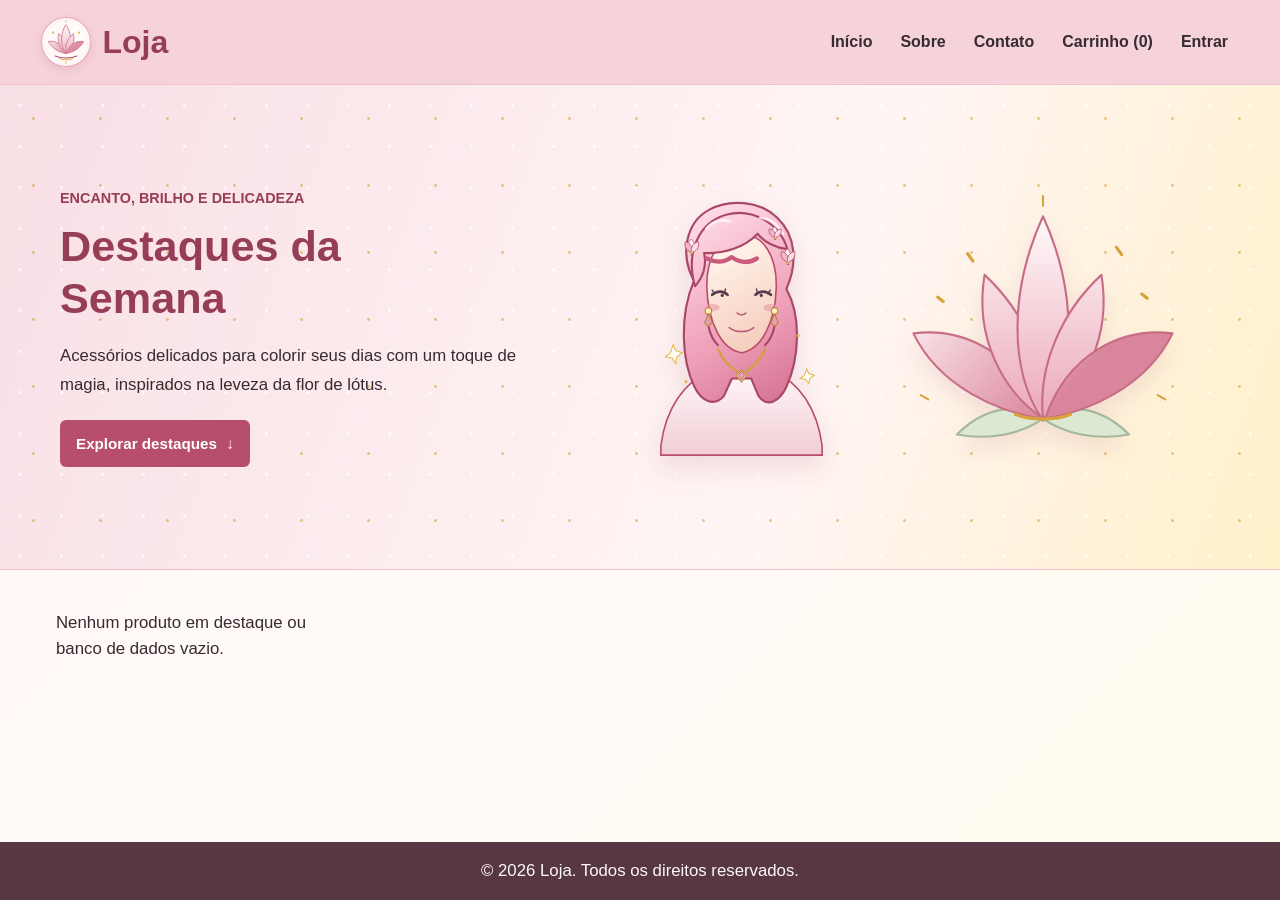
<file: index.html>
<!DOCTYPE html>
<html lang="pt-BR">
<head>
    <meta charset="UTF-8">
    <meta name="viewport" content="width=device-width, initial-scale=1.0">
    <title>Loja - Início</title>
    <link rel="stylesheet" href="style.css">
</head>
<body class="home-page">
    <header>
        <div class="header-container">
            <h1 class="brand"><a href="index.html"><img src="lotus-logo.svg" alt=""><span>Loja</span></a></h1>
            <nav>
                <a href="index.html">Início</a>
                <a href="sobre.html">Sobre</a>
                <a href="contato.html">Contato</a>
                <a href="carrinho.html" id="link-carrinho">Carrinho (0)</a>
                <a href="login.html" id="link-login">Entrar</a>
                <a href="admin.html" id="link-admin" style="display: none;">Admin</a>
                <button id="btn-sair" style="display: none;" onclick="fazerLogout()">Sair</button>
            </nav>
        </div>
    </header>

    <main class="home-main">
        <section class="weekly-feature" aria-labelledby="weekly-title">
            <div class="weekly-feature-inner">
                <div class="weekly-copy">
                    <p class="weekly-eyebrow">Encanto, brilho e delicadeza</p>
                    <h2 id="weekly-title">Destaques da Semana</h2>
                    <p>Acessórios delicados para colorir seus dias com um toque de magia, inspirados na leveza da flor de lótus.</p>
                    <a class="weekly-link" href="#product-grid">Explorar destaques <span aria-hidden="true">&darr;</span></a>
                </div>
                <div class="weekly-art">
                    <img class="weekly-portrait" src="home-lotus-girl.svg" alt="Ilustração de uma menina com cabelos rosa, presilhas de lótus, brincos e colar">
                    <img class="weekly-lotus" src="lotus-flower.svg" alt="Flor de lótus rosa pastel em tamanho grande">
                </div>
            </div>
        </section>

        <section class="weekly-products" aria-label="Produtos em destaque">
            <div id="product-grid" class="grid">
                <p>Carregando produtos...</p>
            </div>
        </section>
    </main>

    <footer><p>&copy; 2026 Loja. Todos os direitos reservados.</p></footer>

    <script src="app.js"></script>
    <script>
        function carregarDestaques() {
            const grid = document.getElementById('product-grid');
           
            // Simula: SELECT * FROM produtos WHERE destaque = true
            const dados = MockDB.selecionar('produtos', p => p.destaque === true);
           
            if (dados.length === 0) {
                grid.innerHTML = '<p>Nenhum produto em destaque ou banco de dados vazio.</p>';
                return;
            }

            grid.innerHTML = dados.map(p => `
                <div class="card">
                    <img src="${p.imagem_url}" alt="${p.descricao}" onerror="this.src='./img/produto-padrao.png'">
                    <h2>${p.descricao}</h2>
                    <p>Medida: 1 ${p.medida}</p>
                    <div class="preco">R$ ${p.preco.toFixed(2)}</div>
                    <button class="btn-acao" onclick="adicionarAoCarrinho('${p.id}', '${p.descricao}', ${p.preco}, '${p.medida}', '${p.imagem_url}')">Adicionar</button>
                </div>
            `).join('');
        }
        document.addEventListener('DOMContentLoaded', carregarDestaques);
    </script>
</body>
</html>
</file>
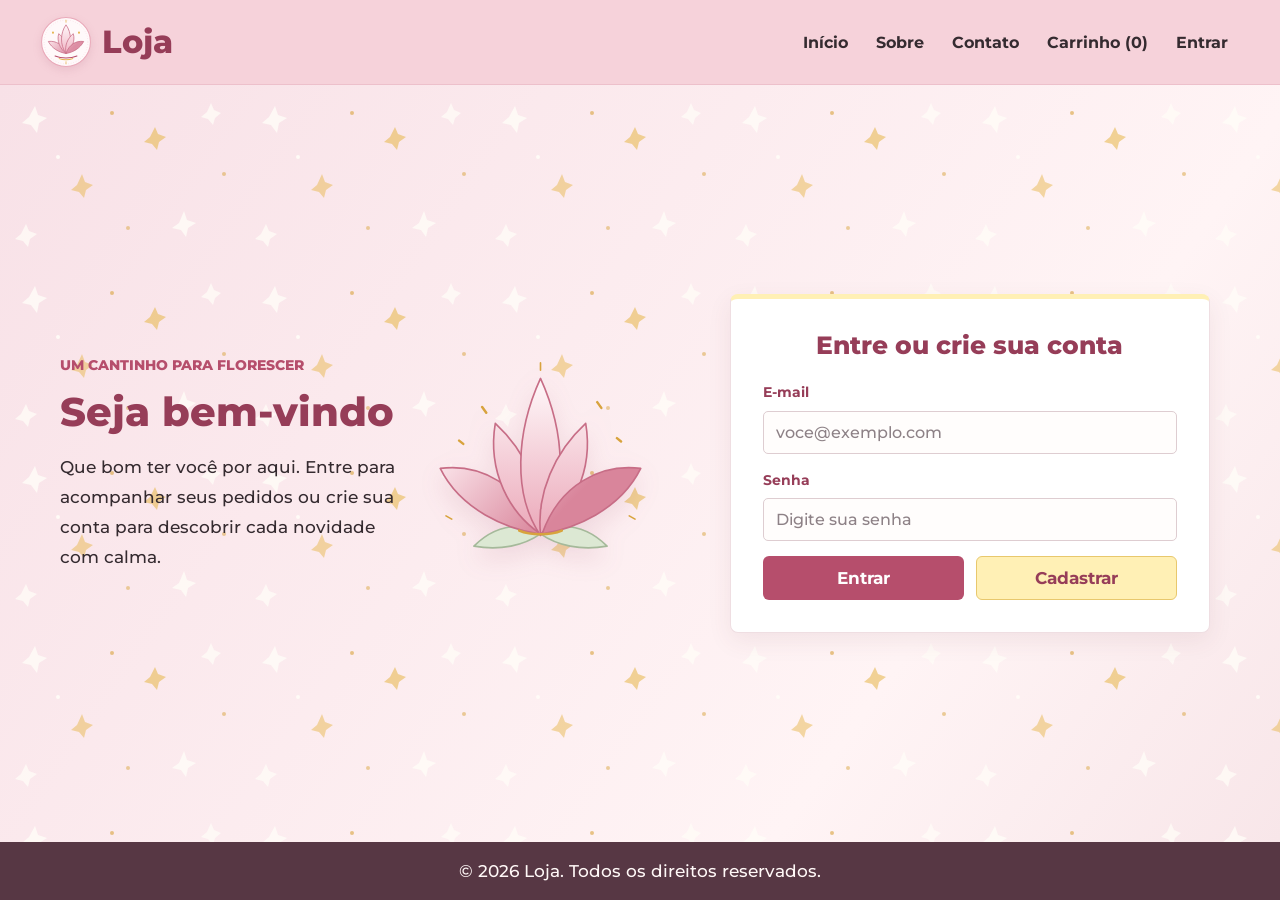
<file: admin.html>
<!DOCTYPE html>
<html lang="pt-BR">
<head>
    <meta charset="UTF-8">
    <meta name="viewport" content="width=device-width, initial-scale=1.0">
    <title>Loja - Painel Admin</title>
    <link rel="stylesheet" href="style.css">
</head>
<body>
    <header>
        <div class="header-container">
            <h1 class="brand"><a href="index.html"><img src="lotus-logo.svg" alt=""><span>Loja</span></a></h1>
            <nav>
                <a href="index.html">Início</a>
                <a href="sobre.html">Sobre</a>
                <a href="contato.html">Contato</a>
                <a href="carrinho.html" id="link-carrinho">Carrinho (0)</a>
                <a href="login.html" id="link-login">Entrar</a>
                <a href="admin.html" id="link-admin" style="display: none;">Admin</a>
                <button id="btn-sair" style="display: none;" onclick="fazerLogout()">Sair</button>
            </nav>
        </div>
    </header>

    <main class="admin-page">
        <div class="admin-heading">
            <p class="admin-eyebrow">Área da proprietária</p>
            <h2>Cadastrar produto</h2>
            <p>Adicione uma peça à vitrine da loja.</p>
        </div>
        <div class="admin-layout">
            <form id="form-produto" class="admin-form">
                <label>Nome do produto
                    <input type="text" id="desc" placeholder="Ex.: Pulseira de pérolas" required>
                </label>
                <label>Unidade ou medida
                    <input type="text" id="medida" placeholder="Ex.: unidade, par" required>
                </label>
                <label>Preço (R$)
                    <input type="number" id="preco" placeholder="0,00" step="0.01" min="0.01" required>
                </label>
                <label>Foto do produto
                    <input type="file" id="imagem" accept="image/*" required>
                </label>
                <label class="admin-destaque">
                    <input type="checkbox" id="destaque" checked> Exibir na página inicial
                </label>
                <button type="submit" class="btn-acao">Cadastrar produto</button>
                <p id="admin-status" class="admin-status" role="status" aria-live="polite"></p>
            </form>

            <section class="admin-products" aria-labelledby="admin-products-title">
                <div class="admin-products-heading">
                    <h3 id="admin-products-title">Produtos cadastrados</h3>
                    <span id="admin-product-count">0 produtos</span>
                </div>
                <div id="admin-product-list" class="admin-product-list"></div>
            </section>
        </div>
    </main>

    <footer><p>&copy; 2026 Loja. Todos os direitos reservados.</p></footer>
    <script src="app.js"></script>
    <script>
        const usr = JSON.parse(sessionStorage.getItem('usuarioLogado') || 'null');
        if (!usr || usr.email.toLowerCase() !== EMAIL_ADMIN) {
            window.location.replace('login.html');
        } else {
            const form = document.getElementById('form-produto');
            const listaProdutos = document.getElementById('admin-product-list');
            const contadorProdutos = document.getElementById('admin-product-count');
            const status = document.getElementById('admin-status');

            function renderizarProdutos() {
                const produtos = MockDB.selecionar('produtos');
                listaProdutos.replaceChildren();
                contadorProdutos.textContent = `${produtos.length} ${produtos.length === 1 ? 'produto' : 'produtos'}`;

                if (produtos.length === 0) {
                    const vazio = document.createElement('p');
                    vazio.className = 'admin-empty';
                    vazio.textContent = 'Seus produtos cadastrados aparecerão aqui.';
                    listaProdutos.append(vazio);
                    return;
                }

                produtos.forEach(produto => {
                    const item = document.createElement('article');
                    item.className = 'admin-product';

                    const imagem = document.createElement('img');
                    imagem.src = produto.imagem_url;
                    imagem.alt = '';
                    imagem.onerror = () => { imagem.hidden = true; };

                    const detalhes = document.createElement('div');
                    detalhes.className = 'admin-product-details';
                    const nome = document.createElement('h4');
                    nome.textContent = produto.descricao;
                    const resumo = document.createElement('p');
                    resumo.textContent = `${produto.medida} · R$ ${Number(produto.preco).toFixed(2)}`;
                    detalhes.append(nome, resumo);

                    const situacao = document.createElement('span');
                    situacao.className = produto.destaque ? 'admin-badge is-visible' : 'admin-badge';
                    situacao.textContent = produto.destaque ? 'Na vitrine' : 'Oculto';

                    const remover = document.createElement('button');
                    remover.type = 'button';
                    remover.className = 'admin-delete';
                    remover.dataset.removerProduto = produto.id;
                    remover.textContent = 'Excluir';
                    remover.setAttribute('aria-label', `Excluir ${produto.descricao}`);

                    item.append(imagem, detalhes, situacao, remover);
                    listaProdutos.append(item);
                });
            }

            listaProdutos.addEventListener('click', event => {
                const botaoRemover = event.target.closest('button[data-remover-produto]');
                if (!botaoRemover) return;

                const produto = MockDB.selecionar('produtos', item => item.id === botaoRemover.dataset.removerProduto)[0];
                if (!produto || !confirm(`Excluir "${produto.descricao}" da loja?`)) return;

                if (MockDB.remover('produtos', produto.id)) {
                    status.textContent = `Produto "${produto.descricao}" excluído.`;
                    renderizarProdutos();
                }
            });

            form.addEventListener('submit', event => {
                event.preventDefault();
                const arquivoImagem = document.getElementById('imagem').files[0];
                if (!arquivoImagem) return;

                const leitor = new FileReader();

                leitor.onload = () => {
                    MockDB.inserir('produtos', {
                        descricao: document.getElementById('desc').value,
                        medida: document.getElementById('medida').value,
                        preco: parseFloat(document.getElementById('preco').value),
                        imagem_url: leitor.result,
                        destaque: document.getElementById('destaque').checked
                    });

                    form.reset();
                    status.textContent = 'Produto cadastrado e pronto para aparecer na loja.';
                    renderizarProdutos();
                };

                leitor.onerror = () => {
                    status.textContent = 'Não foi possível carregar essa imagem. Tente outro arquivo.';
                };
                leitor.readAsDataURL(arquivoImagem);
            });

            renderizarProdutos();
        }
    </script>
</body>
</html>
</file>
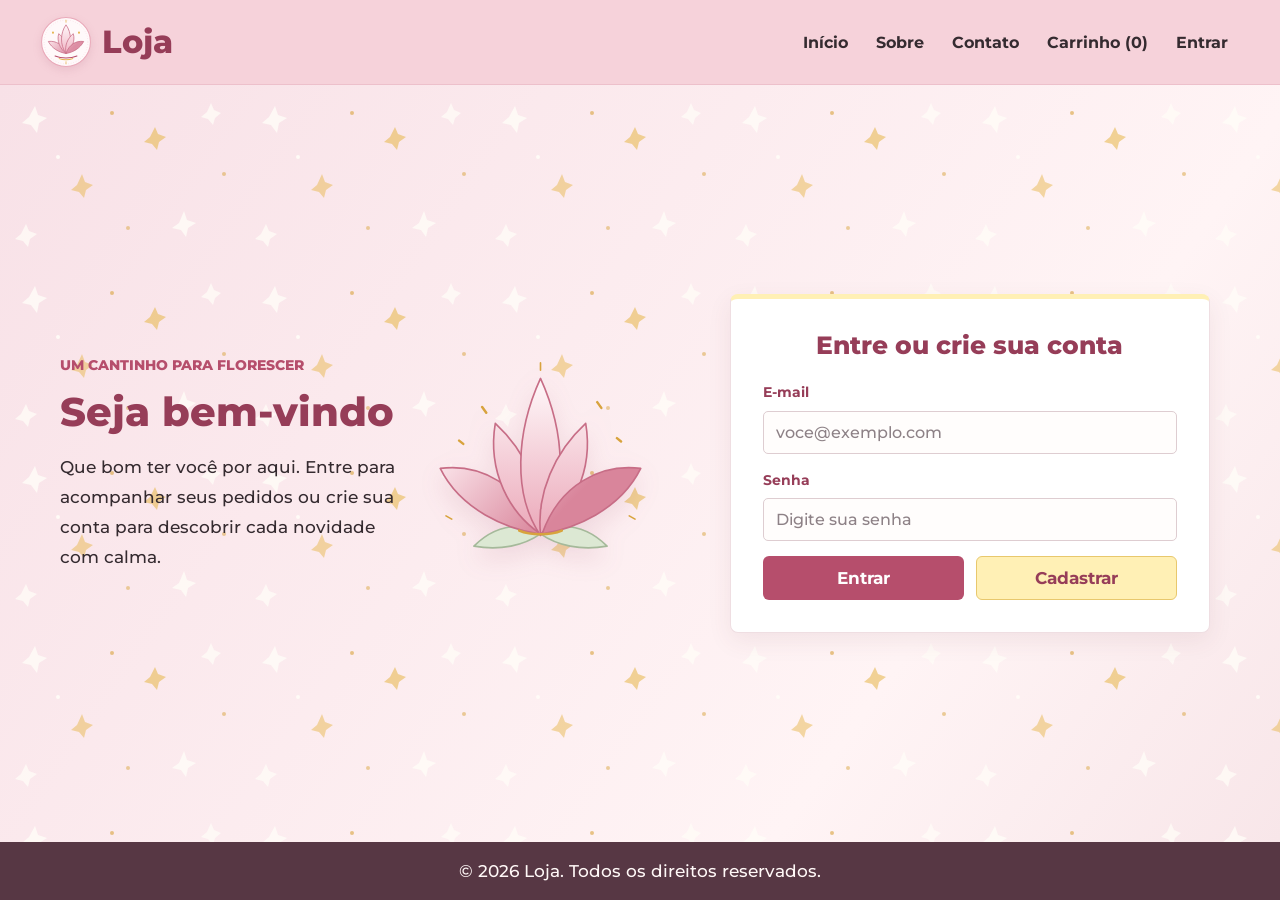
<file: login.html>
<!DOCTYPE html>
<html lang="pt-BR">
<head>
    <meta charset="UTF-8">
    <meta name="viewport" content="width=device-width, initial-scale=1.0">
    <title>Loja - Login</title>
    <link rel="stylesheet" href="style.css">
</head>
<body>
    <header>
        <div class="header-container">
            <h1 class="brand"><a href="index.html"><img src="lotus-logo.svg" alt=""><span>Loja</span></a></h1>
            <nav>
                <a href="index.html">Início</a>
                <a href="sobre.html">Sobre</a>
                <a href="contato.html">Contato</a>
                <a href="carrinho.html" id="link-carrinho">Carrinho (0)</a>
                <a href="login.html" id="link-login">Entrar</a>
                <a href="admin.html" id="link-admin" style="display: none;">Admin</a>
                <button id="btn-sair" style="display: none;" onclick="fazerLogout()">Sair</button>
            </nav>
        </div>
    </header>

    <main class="auth-page">
        <section class="auth-welcome" aria-labelledby="welcome-title">
            <div class="auth-welcome-copy">
                <p class="auth-eyebrow">Um cantinho para florescer</p>
                <h2 id="welcome-title">Seja bem-vindo</h2>
                <p>Que bom ter você por aqui. Entre para acompanhar seus pedidos ou crie sua conta para descobrir cada novidade com calma.</p>
            </div>
            <div class="auth-lotus" aria-hidden="true">
                <img src="lotus-flower.svg" alt="">
            </div>
        </section>

        <section class="auth-panel" aria-labelledby="auth-title">
            <form id="form-auth" class="auth-form">
                <h2 id="auth-title">Entre ou crie sua conta</h2>
                <label class="auth-field">E-mail
                    <input type="email" id="email" placeholder="voce@exemplo.com" autocomplete="email" required>
                </label>
                <label class="auth-field">Senha
                    <input type="password" id="senha" placeholder="Digite sua senha" autocomplete="current-password" required>
                </label>
                <div class="auth-actions">
                    <button type="submit" class="btn-acao" onclick="setAcao('login')">Entrar</button>
                    <button type="submit" class="btn-acao auth-register" onclick="setAcao('cadastro')">Cadastrar</button>
                </div>
            </form>
        </section>
    </main>

    <footer><p>&copy; 2026 Loja. Todos os direitos reservados.</p></footer>
    <script src="app.js"></script>
    <script>
        let acaoAtual = 'login';
        function setAcao(acao) { acaoAtual = acao; }

        document.getElementById('form-auth').addEventListener('submit', (e) => {
            e.preventDefault();
            const email = document.getElementById('email').value.trim().toLowerCase();
            const senha = document.getElementById('senha').value;

            if (acaoAtual === 'cadastro') {
                const usuarios = MockDB.obterTabela('usuarios');
                if (usuarios.some(usuario => usuario.email.toLowerCase() === email)) {
                    alert('Este e-mail já tem cadastro. Entre com sua senha.');
                    return;
                }
                MockDB.inserir('usuarios', { email, senha });
                alert("Cadastro realizado! Agora você pode fazer login.");
            } else {
                const usuarios = MockDB.obterTabela('usuarios');
                const existe = usuarios.find(u => u.email.toLowerCase() === email && u.senha === senha);
               
                if (existe) {
                    sessionStorage.setItem('usuarioLogado', JSON.stringify({ email }));
                    window.location.href = 'index.html';
                } else {
                    alert("Usuário não encontrado ou senha incorreta.");
                }
            }
        });
    </script>
</body>
</html>
</file>
<file: style.css>
@import url('https://fonts.googleapis.com/css2?family=Montserrat:wght@500;600;700;800&display=swap');

:root {
    --rose: #f6d2da;
    --rose-deep: #b64e6c;
    --rose-dark: #963d58;
    --yellow: #fff0b5;
    --yellow-deep: #725700;
    --bg: #fffaf7;
    --surface: #ffffff;
    --text: #352b30;
    --muted: #766b70;
    --line: #efdee2;
    --shadow: 0 8px 24px rgba(102, 54, 68, 0.08);
}

* { margin: 0; padding: 0; box-sizing: border-box; }
body {
    min-height: 100vh;
    display: flex;
    flex-direction: column;
    background: linear-gradient(135deg, #fff7f7 0%, var(--bg) 55%, #fffbed 100%);
    color: var(--text);
    font-family: 'Montserrat', sans-serif;
    font-size: 1.05rem;
    font-weight: 500;
    line-height: 1.55;
}
h1, h2, h3 { font-family: 'Montserrat', sans-serif; font-weight: 800; line-height: 1.2; }
header {
    padding: 1rem;
    background: var(--rose);
    border-bottom: 1px solid #edc0cb;
    box-shadow: 0 4px 16px rgba(102, 54, 68, 0.06);
}
.header-container {
    max-width: 1200px;
    margin: 0 auto;
    display: flex;
    justify-content: space-between;
    align-items: center;
    flex-wrap: wrap;
    gap: 12px 24px;
}
.header-container .brand { margin: 0; font-size: 2rem; }
.brand a { display: flex; align-items: center; gap: 0.65rem; color: var(--rose-dark); text-decoration: none; }
.brand img { display: block; width: 52px; height: 52px; filter: drop-shadow(0 3px 4px rgba(150, 61, 88, 0.12)); }
.brand a:hover { color: var(--rose-deep); }
nav { display: flex; align-items: center; flex-wrap: wrap; gap: 4px; }
nav a, nav button {
    padding: 8px 12px;
    color: var(--text);
    text-decoration: none;
    background: transparent;
    border: 0;
    border-radius: 6px;
    font: 700 1rem 'Montserrat', sans-serif;
    cursor: pointer;
    transition: background-color 160ms ease, color 160ms ease;
}
nav a:hover, nav button:hover { background: var(--yellow); color: var(--text); }
nav a:focus-visible, nav button:focus-visible, button:focus-visible, input:focus-visible, select:focus-visible, textarea:focus-visible {
    outline: 3px solid #d59a27;
    outline-offset: 2px;
}
main { width: 100%; max-width: 1200px; flex: 1; margin: 2.5rem auto; padding: 0 1rem; }
.home-main { max-width: none; margin: 0 auto; padding: 0; }
.weekly-feature {
    overflow: hidden;
    background-color: #f8dfe5;
    background-image:
        radial-gradient(circle, rgba(255, 255, 255, 0.8) 0 1px, transparent 1.8px),
        radial-gradient(circle, rgba(212, 157, 57, 0.55) 0 1px, transparent 1.8px),
        linear-gradient(110deg, #f8dfe5 0%, #fff5f5 62%, #fff1c9 100%);
    background-size: 41px 41px, 67px 67px, auto;
    border-bottom: 1px solid #edc0cb;
}
.weekly-feature-inner {
    display: grid;
    grid-template-columns: minmax(0, 0.95fr) minmax(0, 1.05fr);
    grid-template-areas: "copy art";
    align-items: center;
    gap: 1.5rem;
    max-width: 1200px;
    min-height: 450px;
    margin: 0 auto;
    padding: 2rem 1.25rem;
}
.weekly-copy { position: relative; z-index: 1; grid-area: copy; max-width: 590px; }
.weekly-eyebrow { margin-bottom: 0.75rem; color: var(--rose-dark); font-size: 0.9rem; font-weight: 800; text-transform: uppercase; }
.weekly-copy h2 { max-width: 13ch; margin-bottom: 1rem; color: var(--rose-dark); font-size: 2.7rem; }
.weekly-copy > p:not(.weekly-eyebrow) { max-width: 52ch; margin-bottom: 1.25rem; color: var(--text); line-height: 1.75; }
.weekly-link {
    display: inline-flex;
    align-items: center;
    gap: 0.6rem;
    padding: 0.75rem 1rem;
    color: #fff;
    background: var(--rose-deep);
    border-radius: 6px;
    font-size: 0.95rem;
    font-weight: 800;
    text-decoration: none;
    transition: background-color 160ms ease, transform 160ms ease;
}
.weekly-link:hover { background: var(--rose-dark); transform: translateY(-2px); }
.weekly-art { display: grid; grid-area: art; grid-template-columns: minmax(0, 0.8fr) minmax(230px, 1.2fr); align-items: center; gap: 0.5rem; min-height: 420px; }
.weekly-portrait { display: block; width: 100%; max-height: 430px; object-fit: contain; filter: drop-shadow(0 12px 14px rgba(150, 61, 88, 0.14)); }
.weekly-lotus { display: block; width: min(100%, 340px); height: auto; justify-self: center; filter: drop-shadow(0 10px 12px rgba(150, 61, 88, 0.12)); }
.home-page,
.home-page h1,
.home-page h2,
.home-page h3,
.home-page nav a,
.home-page nav button,
.home-page button,
.home-page input,
.home-page select,
.home-page textarea { font-family: Arial, sans-serif; }
.weekly-products { max-width: 1200px; margin: 2.5rem auto; padding: 0 1rem; }
main > h2 { margin-bottom: 1.5rem; color: var(--rose-dark); text-align: center; font-size: 2.25rem; }
.grid { display: grid; grid-template-columns: repeat(auto-fill, minmax(min(100%, 240px), 1fr)); gap: 1.25rem; }
.card {
    display: flex;
    flex-direction: column;
    padding: 1rem;
    overflow: hidden;
    background: var(--surface);
    border: 1px solid var(--line);
    border-radius: 8px;
    box-shadow: var(--shadow);
    text-align: center;
    transition: transform 180ms ease, box-shadow 180ms ease;
}
.card:hover { transform: translateY(-3px); box-shadow: 0 12px 28px rgba(102, 54, 68, 0.13); }
.card img { width: 100%; height: 200px; margin-bottom: 1rem; border-radius: 5px; background: #fff7f1; object-fit: cover; }
.card h2, .card h3 { margin-bottom: 0.35rem; font-size: 1.4rem; font-weight: 700; }
.card p { flex-grow: 1; margin: 8px 0 12px; color: var(--muted); font-size: 1rem; font-weight: 500; }
.preco { margin-bottom: 1rem; color: var(--rose-dark); font-size: 1.45rem; font-weight: 800; }
button.btn-acao {
    width: 100%;
    padding: 11px 16px;
    color: #fff;
    background: var(--rose-deep);
    border: 0;
    border-radius: 6px;
    font: 700 1.05rem 'Montserrat', sans-serif;
    cursor: pointer;
    transition: background-color 160ms ease, transform 160ms ease;
}
button.btn-acao:hover { background: var(--rose-dark); transform: translateY(-1px); }
button.btn-acao:disabled { opacity: 0.65; cursor: wait; transform: none; }
form {
    display: flex;
    flex-direction: column;
    gap: 15px;
    max-width: 500px;
    margin: 0 auto;
    padding: 24px;
    background: var(--surface);
    border: 1px solid var(--line);
    border-top: 5px solid var(--yellow);
    border-radius: 8px;
    box-shadow: var(--shadow);
}
input, select, textarea {
    width: 100%;
    padding: 11px 12px;
    color: var(--text);
    background: #fffdfc;
    border: 1px solid #decdd1;
    border-radius: 5px;
    font: 500 1rem 'Montserrat', sans-serif;
}
input::placeholder, textarea::placeholder { color: #8d8186; }
input[type="file"] { padding: 9px; background: #fffaf0; }
.admin-destaque { display: flex; align-items: center; gap: 10px; }
.admin-destaque input { width: auto; accent-color: var(--rose-deep); }
footer { margin-top: auto; padding: 1rem; color: #fff8f7; background: #573744; text-align: center; }
.item-carrinho {
    display: flex;
    align-items: center;
    justify-content: space-between;
    gap: 15px;
    flex-wrap: wrap;
    margin-bottom: 12px;
    padding: 15px;
    background: var(--surface);
    border: 1px solid var(--line);
    border-radius: 8px;
    box-shadow: var(--shadow);
}
.item-carrinho img { width: 80px; height: 80px; border-radius: 5px; background: #fff7f1; object-fit: cover; }
button.btn-remover {
    flex-shrink: 0;
    padding: 9px 13px;
    color: var(--rose-dark);
    background: #fff2f5;
    border: 1px solid #e9b9c5;
    border-radius: 6px;
    font: 700 0.9rem 'Montserrat', sans-serif;
    cursor: pointer;
    transition: background-color 160ms ease, border-color 160ms ease;
}
button.btn-remover:hover { background: var(--rose); border-color: var(--rose-deep); }
.cart-page { max-width: 1040px; }
.cart-lotus-banner {
    margin: 1.5rem 0 2rem;
    padding: 0.75rem 1rem;
    overflow: hidden;
    background: linear-gradient(120deg, #f8dfe5, #fff5f5 58%, #fff1c9);
    border: 1px solid #edc0cb;
    border-radius: 8px;
}
.cart-lotus-garland {
    display: flex;
    align-items: center;
    justify-content: space-evenly;
    gap: 0.75rem;
    min-height: 150px;
}
.cart-lotus-garland img { display: block; width: 48px; height: auto; opacity: 0.8; }
.cart-lotus-garland img:nth-child(1), .cart-lotus-garland img:nth-child(7) { width: 40px; }
.cart-lotus-garland img:nth-child(2), .cart-lotus-garland img:nth-child(6) { width: 58px; }
.cart-lotus-garland img:nth-child(3), .cart-lotus-garland img:nth-child(5) { width: 72px; }
.cart-lotus-garland img:nth-child(4) { width: 104px; opacity: 1; }
.cart-order-button { display: block; max-width: 300px; margin-left: auto; }

.admin-page { max-width: 1100px; }
.admin-heading { margin-bottom: 1.5rem; text-align: center; }
.admin-eyebrow { margin-bottom: 0.4rem; color: var(--rose-deep); font-size: 0.82rem; font-weight: 800; text-transform: uppercase; }
.admin-heading h2 { margin-bottom: 0.35rem; color: var(--rose-dark); font-size: 2rem; }
.admin-heading > p:last-child { color: var(--muted); font-size: 0.95rem; }
.admin-layout { display: grid; grid-template-columns: minmax(0, 0.9fr) minmax(0, 1.1fr); align-items: start; gap: 1.5rem; }
.admin-form { width: 100%; max-width: none; margin: 0; }
.admin-form > label:not(.admin-destaque) { display: grid; gap: 0.4rem; color: var(--rose-dark); font-size: 0.88rem; font-weight: 700; }
.admin-form input[type="file"] { max-width: 100%; font-size: 0.85rem; }
.admin-destaque { color: var(--text); font-size: 0.9rem; font-weight: 700; }
.admin-form .admin-destaque input { width: 18px; height: 18px; }
.admin-status { min-height: 1.5rem; color: #47734c; font-size: 0.88rem; }
.admin-products { min-width: 0; padding: 1.25rem; background: rgba(255, 255, 255, 0.75); border: 1px solid var(--line); border-radius: 8px; }
.admin-products-heading { display: flex; align-items: baseline; justify-content: space-between; gap: 0.5rem; margin-bottom: 0.8rem; }
.admin-products-heading h3 { color: var(--rose-dark); font-size: 1.2rem; }
.admin-products-heading span { flex-shrink: 0; color: var(--muted); font-size: 0.8rem; }
.admin-product-list { display: grid; gap: 0.65rem; }
.admin-product { display: grid; grid-template-columns: 58px minmax(0, 1fr) auto auto; align-items: center; gap: 0.75rem; min-width: 0; padding: 0.6rem; background: #fff; border: 1px solid var(--line); border-radius: 6px; }
.admin-product > img { display: block; width: 58px; height: 58px; border-radius: 4px; background: #fff7f1; object-fit: cover; }
.admin-product-details { min-width: 0; }
.admin-product-details h4 { overflow-wrap: anywhere; color: var(--text); font-size: 0.9rem; }
.admin-product-details p { color: var(--muted); font-size: 0.78rem; }
.admin-badge { padding: 0.25rem 0.45rem; color: var(--muted); background: #f2eeee; border-radius: 4px; font-size: 0.7rem; font-weight: 700; }
.admin-badge.is-visible { color: #47734c; background: #e8f3e7; }
.admin-delete { padding: 0.4rem 0.55rem; color: #963d58; background: #fff2f5; border: 1px solid #e9b9c5; border-radius: 5px; font: 700 0.72rem 'Montserrat', sans-serif; cursor: pointer; }
.admin-delete:hover { color: #fff; background: #963d58; }
.admin-empty { padding: 1rem 0; color: var(--muted); font-size: 0.9rem; text-align: center; }

.auth-page {
    display: grid;
    grid-template-columns: minmax(0, 1.1fr) minmax(360px, 0.9fr);
    align-items: center;
    gap: 3rem;
    width: 100%;
    max-width: none;
    min-height: 640px;
    margin: 0;
    padding: 3rem max(2rem, calc((100% - 1160px) / 2));
    background-color: #f8e1e7;
    background-image: url("login-stars.svg"), linear-gradient(125deg, #f8e1e7, #fff4f5 72%, #f8e6e9);
    background-repeat: repeat, no-repeat;
    background-size: 240px 180px, cover;
}
.auth-welcome {
    display: grid;
    grid-template-columns: minmax(0, 1fr) minmax(190px, 0.78fr);
    align-items: center;
    gap: 0.75rem;
    max-width: 680px;
}
.auth-welcome-copy { position: relative; z-index: 1; }
.auth-eyebrow { margin-bottom: 0.7rem; color: var(--rose-deep); font-size: 0.88rem; font-weight: 800; text-transform: uppercase; }
.auth-welcome h2 { margin-bottom: 1rem; color: var(--rose-dark); font-size: 2.5rem; }
.auth-welcome-copy > p:last-child { color: var(--text); line-height: 1.8; }
.auth-lotus img { display: block; width: 100%; max-width: 270px; height: auto; filter: drop-shadow(0 10px 12px rgba(150, 61, 88, 0.12)); }
.auth-panel { width: 100%; }
.auth-form { width: 100%; max-width: 480px; margin: 0 auto; padding: 2rem; }
.auth-form h2 { margin-bottom: 0.35rem; color: var(--rose-dark); text-align: center; font-size: 1.55rem; }
.auth-field { display: grid; gap: 0.45rem; color: var(--rose-dark); font-size: 0.9rem; font-weight: 700; }
.auth-actions { display: grid; grid-template-columns: 1fr 1fr; gap: 0.75rem; }
.auth-register { color: var(--rose-dark) !important; background: var(--yellow) !important; border: 1px solid #e8c86d !important; }
button.btn-acao.auth-register:hover { color: var(--rose-dark); background: #ffe79a !important; }

.contact-page {
    display: grid;
    grid-template-columns: minmax(0, 0.9fr) minmax(0, 1.1fr);
    align-items: center;
    gap: 3rem;
    max-width: 1100px;
}
.contact-intro { max-width: 480px; }
.contact-eyebrow { margin-bottom: 0.7rem; color: var(--rose-deep); font-size: 0.85rem; font-weight: 800; text-transform: uppercase; }
.contact-intro h2 { margin-bottom: 1rem; color: var(--rose-dark); font-size: 2.5rem; }
.contact-description { color: var(--muted); line-height: 1.8; }
.contact-email { display: inline-block; margin-top: 1rem; color: var(--rose-dark); font-size: 0.95rem; font-weight: 800; text-decoration-color: #e9b9c5; text-underline-offset: 4px; }
.contact-art { display: flex; align-items: center; min-height: 220px; margin-top: 0.75rem; }
.contact-mascot { display: block; width: 185px; height: 210px; object-fit: contain; filter: drop-shadow(0 8px 8px rgba(150, 61, 88, 0.1)); }
.contact-lotus { display: block; width: 145px; height: auto; margin-left: -0.5rem; }
.contact-form-section > h3 { margin-bottom: 1rem; color: var(--rose-dark); font-size: 1.5rem; }
.contact-form { width: 100%; max-width: none; margin: 0; }
.contact-form label { display: grid; gap: 0.45rem; color: var(--rose-dark); font-size: 0.9rem; font-weight: 700; }
.contact-fields { display: grid; grid-template-columns: repeat(2, minmax(0, 1fr)); gap: 1rem; }
.contact-form textarea { min-height: 130px; resize: vertical; }
.contact-status { min-height: 1.5em; color: var(--muted); font-size: 0.82rem; }

.about-page { max-width: 1120px; }
.about-hero {
    display: grid;
    grid-template-columns: minmax(0, 1.1fr) minmax(280px, 0.9fr);
    align-items: center;
    gap: 3rem;
    padding: 1rem 1rem 3rem;
}
.about-copy { max-width: 620px; }
.about-eyebrow {
    margin-bottom: 0.75rem;
    color: var(--rose-deep);
    font-size: 0.9rem;
    font-weight: 800;
    text-transform: uppercase;
}
.about-copy h2 { max-width: 560px; margin-bottom: 1.25rem; color: var(--rose-dark); font-size: 2.5rem; }
.about-copy p:not(.about-eyebrow) { margin-bottom: 1rem; color: var(--muted); line-height: 1.8; }
.about-copy .about-lead { color: var(--text); font-size: 1.15rem; font-weight: 700; }
.about-link {
    display: inline-flex;
    align-items: center;
    gap: 0.6rem;
    margin-top: 0.4rem;
    padding: 0.75rem 1rem;
    color: var(--rose-dark);
    background: var(--yellow);
    border-radius: 6px;
    font-size: 0.95rem;
    font-weight: 800;
    text-decoration: none;
    transition: background-color 160ms ease, transform 160ms ease;
}
.about-link:hover { background: #ffe79a; transform: translateY(-2px); }
.about-art { position: relative; display: grid; min-height: 360px; place-items: center; }
.about-art::before, .about-art::after {
    position: absolute;
    content: "";
    border: 1px solid #ecc4ce;
    border-radius: 50%;
}
.about-art::before { width: 78%; aspect-ratio: 1; }
.about-art::after { width: 92%; aspect-ratio: 1; border-style: dashed; border-color: #efd9b0; }
.about-flower { position: absolute; z-index: 1; height: auto; }
.about-flower-main { width: 78%; }
.about-flower-small { top: 5%; right: 2%; width: 28%; transform: rotate(12deg); }
.about-flower-tiny { bottom: 4%; left: 3%; width: 22%; transform: rotate(-14deg); }
.about-values {
    display: grid;
    grid-template-columns: repeat(3, minmax(0, 1fr));
    gap: 1.5rem;
    padding: 2rem 0 1rem;
    border-top: 2px solid var(--yellow);
}
.about-value { padding: 0.25rem 1.25rem; }
.about-value + .about-value { border-left: 1px solid var(--line); }
.about-number { color: var(--rose-deep); font-size: 0.85rem; font-weight: 800; }
.about-value h3 { margin: 0.5rem 0; color: var(--rose-dark); font-size: 1.2rem; }
.about-value p { color: var(--muted); font-size: 0.95rem; line-height: 1.75; }

@media (max-width: 640px) {
    header { padding: 0.85rem 1rem; }
    .header-container { justify-content: center; }
    .header-container .brand { width: 100%; }
    .brand a { justify-content: center; }
    nav { justify-content: center; }
    nav a, nav button { padding: 7px 9px; font-size: 0.92rem; }
    main { margin: 1.75rem auto; }
    main > h2 { font-size: 1.9rem; }
    form { padding: 18px; }
    .home-main { margin: 0 auto; }
    .weekly-feature-inner { grid-template-columns: 1fr; grid-template-areas: "art" "copy"; gap: 0.5rem; padding: 1.5rem 1rem 1rem; }
    .weekly-copy { text-align: center; margin: 0 auto; }
    .weekly-copy h2 { max-width: none; margin-right: auto; margin-left: auto; font-size: 2rem; }
    .weekly-copy > p:not(.weekly-eyebrow) { margin-right: auto; margin-left: auto; }
    .weekly-art { grid-row: auto; grid-template-columns: minmax(0, 0.8fr) minmax(120px, 1fr); gap: 0.25rem; min-height: 275px; }
    .weekly-portrait { width: min(100%, 245px); max-height: 275px; }
    .weekly-lotus { width: min(100%, 220px); }
    .weekly-products { margin: 1.75rem auto; }
    .about-hero { grid-template-columns: 1fr; gap: 1rem; padding: 0 0.25rem 2rem; }
    .about-copy { text-align: center; }
    .about-copy h2 { margin-right: auto; margin-left: auto; font-size: 2rem; }
    .about-art { grid-row: 1; min-height: 270px; }
    .about-flower-main { width: 70%; }
    .about-values { grid-template-columns: 1fr; gap: 0; padding-top: 1rem; }
    .about-value { padding: 1rem 0; }
    .about-value + .about-value { border-top: 1px solid var(--line); border-left: 0; }
    .cart-lotus-banner { padding: 0.5rem; }
    .cart-lotus-garland { min-height: 105px; gap: 0.25rem; }
    .cart-lotus-garland img { width: 34px; }
    .cart-lotus-garland img:nth-child(1), .cart-lotus-garland img:nth-child(7) { width: 28px; }
    .cart-lotus-garland img:nth-child(2), .cart-lotus-garland img:nth-child(6) { width: 38px; }
    .cart-lotus-garland img:nth-child(3), .cart-lotus-garland img:nth-child(5) { width: 44px; }
    .cart-lotus-garland img:nth-child(4) { width: 66px; }
    .cart-order-button { margin-right: auto; }
    .admin-layout { grid-template-columns: 1fr; gap: 1rem; }
    .admin-products { padding: 1rem; }
    .admin-product { grid-template-columns: 52px minmax(0, 1fr) auto auto; gap: 0.5rem; padding: 0.5rem; }
    .admin-product > img { width: 52px; height: 52px; }
    .admin-badge { font-size: 0.65rem; }
    .auth-page { grid-template-columns: 1fr; gap: 1.5rem; min-height: 0; padding: 2rem 1rem; }
    .auth-welcome { grid-template-columns: 1fr; gap: 0.5rem; text-align: center; margin: 0 auto; }
    .auth-welcome h2 { font-size: 2rem; }
    .auth-lotus img { width: 190px; margin: 0 auto; }
    .auth-form { padding: 1.5rem; }
    .auth-actions { grid-template-columns: 1fr; }
    .contact-page { grid-template-columns: 1fr; gap: 1.5rem; }
    .contact-intro { text-align: center; margin: 0 auto; }
    .contact-intro h2 { font-size: 2rem; }
    .contact-art { justify-content: center; min-height: 180px; }
    .contact-mascot { width: 150px; height: 175px; }
    .contact-lotus { width: 118px; }
    .contact-fields { grid-template-columns: 1fr; }
    .contact-form-section > h3 { text-align: center; }
}

@media (prefers-reduced-motion: reduce) {
    *, *::before, *::after { scroll-behavior: auto !important; transition-duration: 0.01ms !important; }
}
</file>
